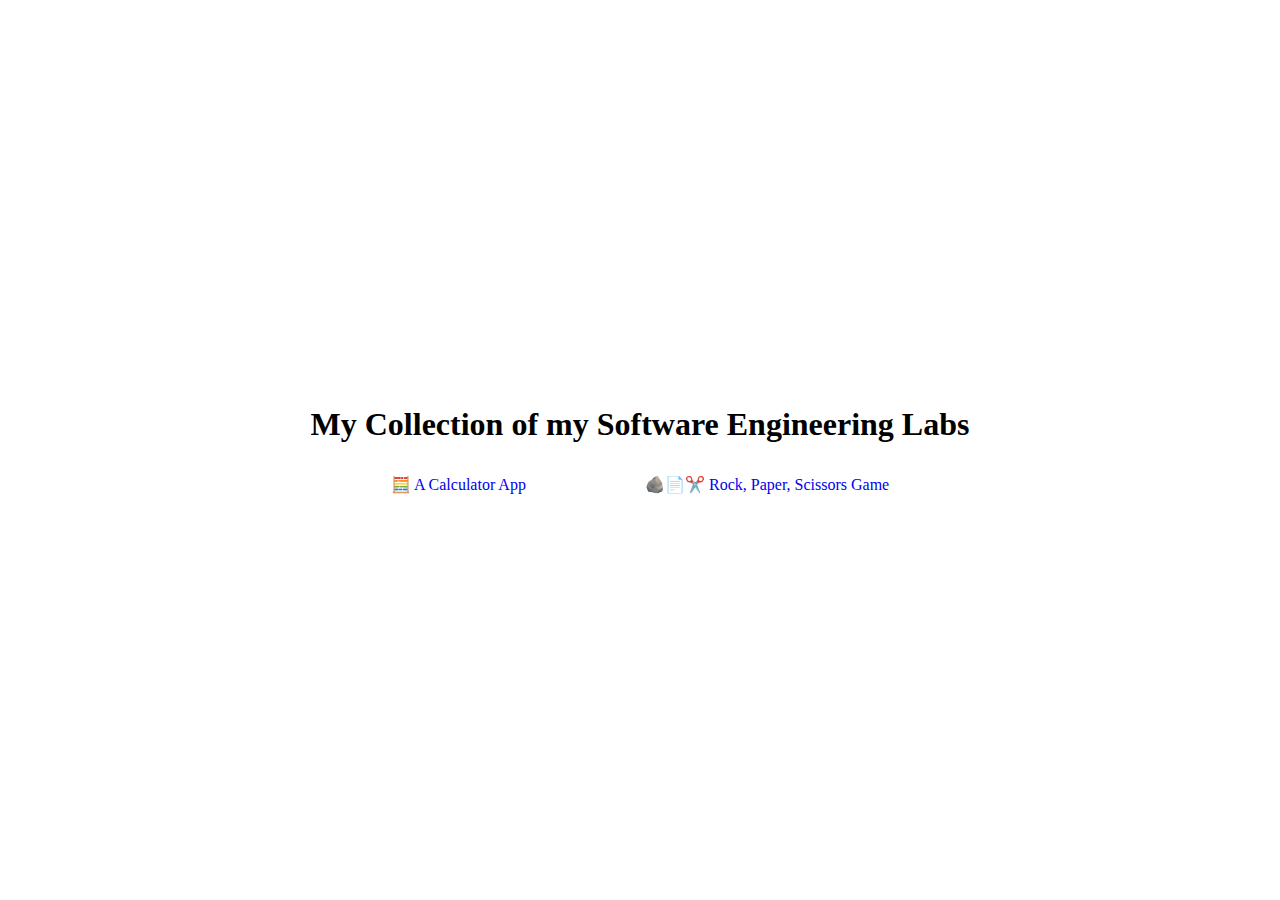
<file: index.html>
<!DOCTYPE html>
<html lang="en">
  <head>
    <meta charset="UTF-8" />
    <meta name="viewport" content="width=device-width, initial-scale=1.0" />
    <title>My Collection of my Software Engineering Labs</title>
    <link rel="stylesheet" href="./style.css" />
  </head>
  <body>
    <header>
      <h1>My Collection of my Software Engineering Labs</h1>
    </header>
    <main>
      <ul>
        <li>
          <a href="./dom-events-lab/" target="_blank" rel="noopener noreferrer"
            >🧮 A Calculator App</a
          >
        </li>
        <li>
          <a
            href="./rock-paper-scissors/"
            target="_blank"
            rel="noopener noreferrer"
            >🪨📄✂️ Rock, Paper, Scissors Game</a
          >
        </li>
      </ul>
    </main>
  </body>
</html>
</file>
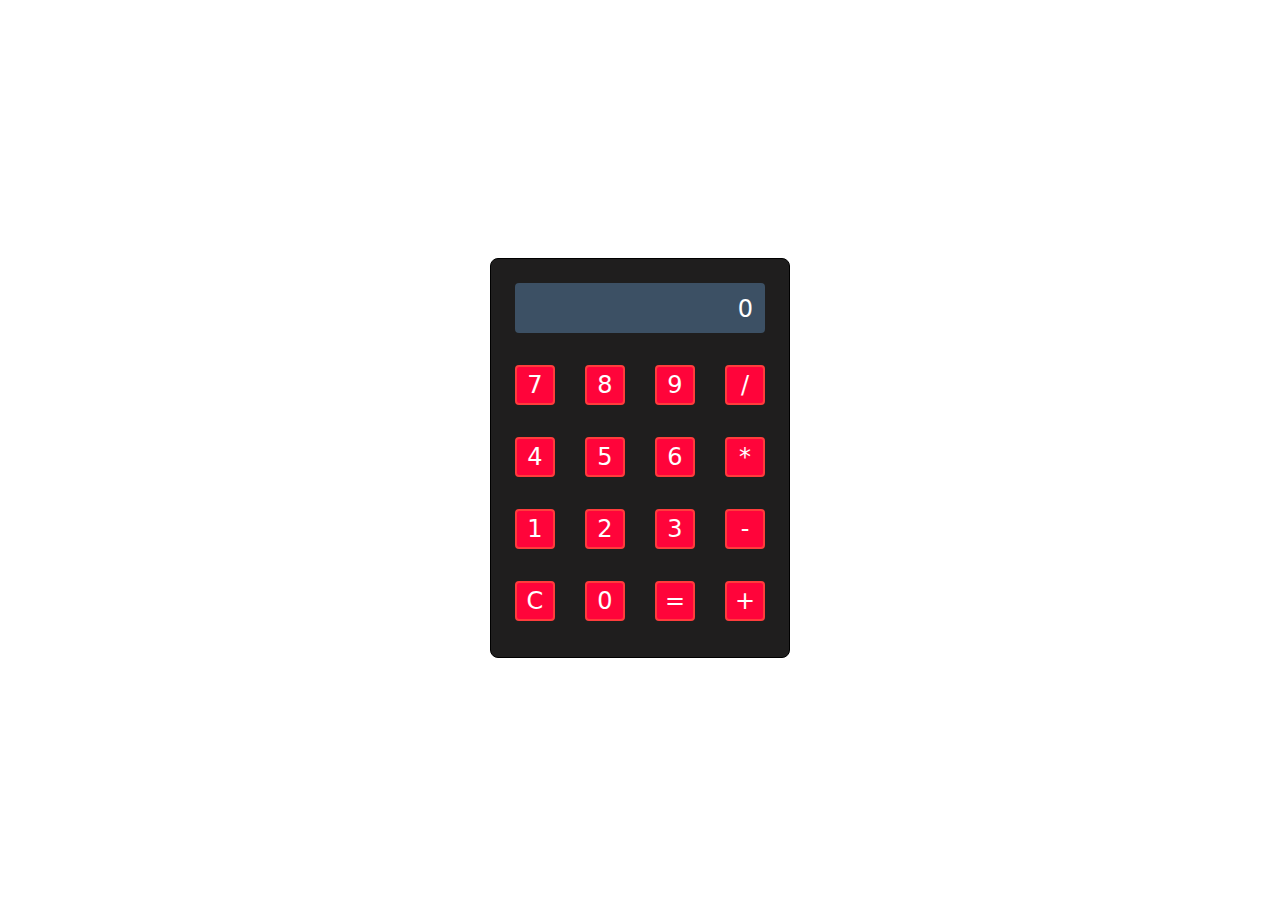
<file: dom-events-lab/index.html>
<!DOCTYPE html>
<html lang="en">
  <head>
    <meta charset="UTF-8" />
    <meta name="viewport" content="width=device-width, initial-scale=1.0" />
    <title>DOM Events Lab</title>
    <script defer src="./app.js"></script>
    <link rel="stylesheet" href="./style.css" />
  </head>
  <body>
    <div id="calculator">
      <div class="row">
        <div id="display"></div>
      </div>
      <div class="row">
        <div class="button number">7</div>
        <div class="button number">8</div>
        <div class="button number">9</div>
        <div class="button operator">/</div>
      </div>
      <div class="row">
        <div class="button number">4</div>
        <div class="button number">5</div>
        <div class="button number">6</div>
        <div class="button operator">*</div>
      </div>
      <div class="row">
        <div class="button number">1</div>
        <div class="button number">2</div>
        <div class="button number">3</div>
        <div class="button operator">-</div>
      </div>
      <div class="row">
        <div class="button operator">C</div>
        <div class="button number">0</div>
        <div class="button equals">=</div>
        <div class="button operator">+</div>
      </div>
    </div>
  </body>
</html>
</file>
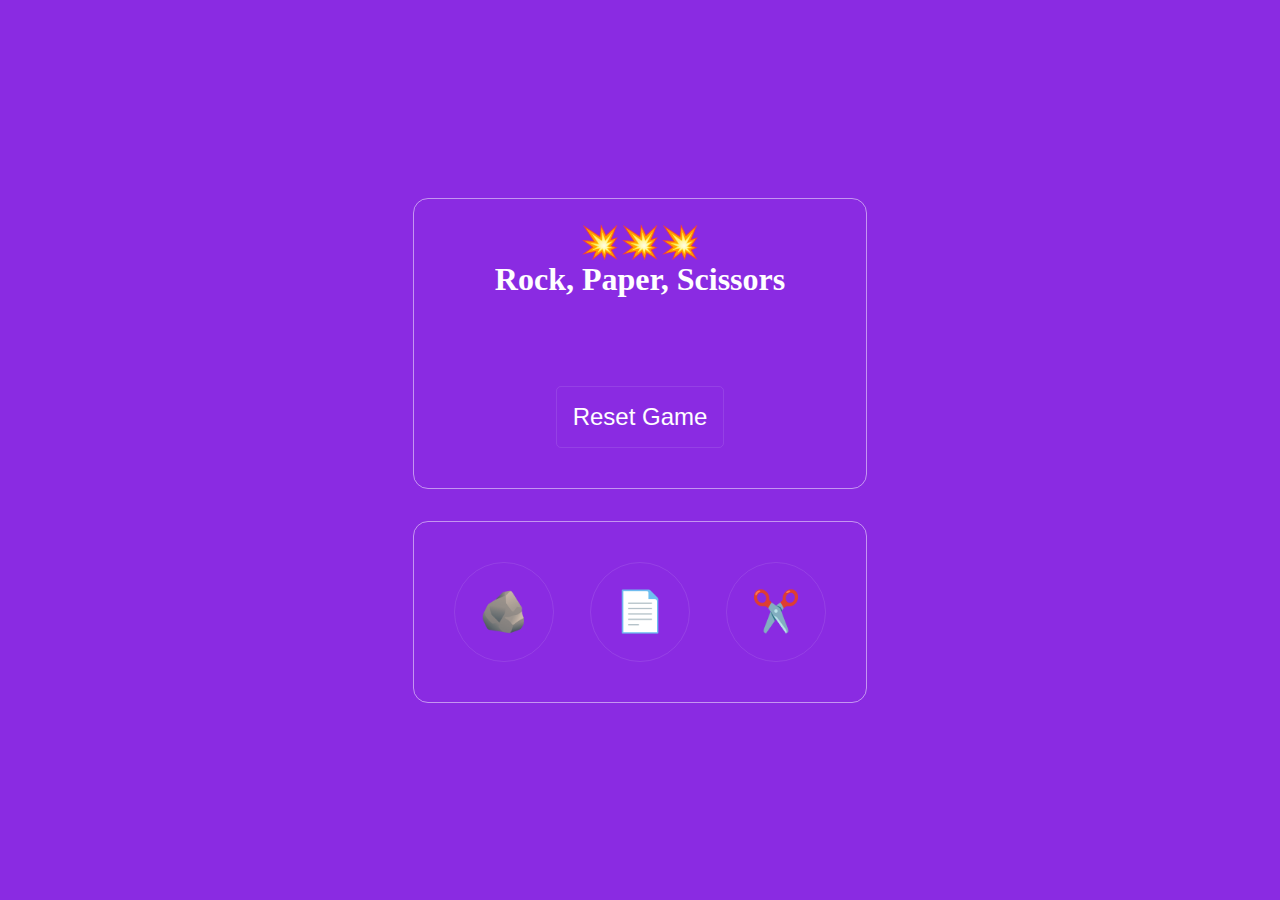
<file: rock-paper-scissors/index.html>
<!DOCTYPE html>
<html lang="en">
  <head>
    <meta charset="UTF-8" />
    <meta name="viewport" content="width=device-width, initial-scale=1.0" />
    <title>🪨📄✂️ Rock, Paper, Scissors</title>
    <link rel="stylesheet" href="./css/style.css" />
    <script defer src="./js/app.js"></script>
  </head>
  <body>
    <header>
      <h1>💥💥💥<br />Rock, Paper, Scissors</h1>
      <p id="result-display"></p>
      <button id="resetButton">Reset Game</button>
    </header>
    <main>
      <button id="rock">🪨</button>
      <button id="paper">📄</button>
      <button id="scissors">✂️</button>
    </main>
  </body>
</html>
</file>
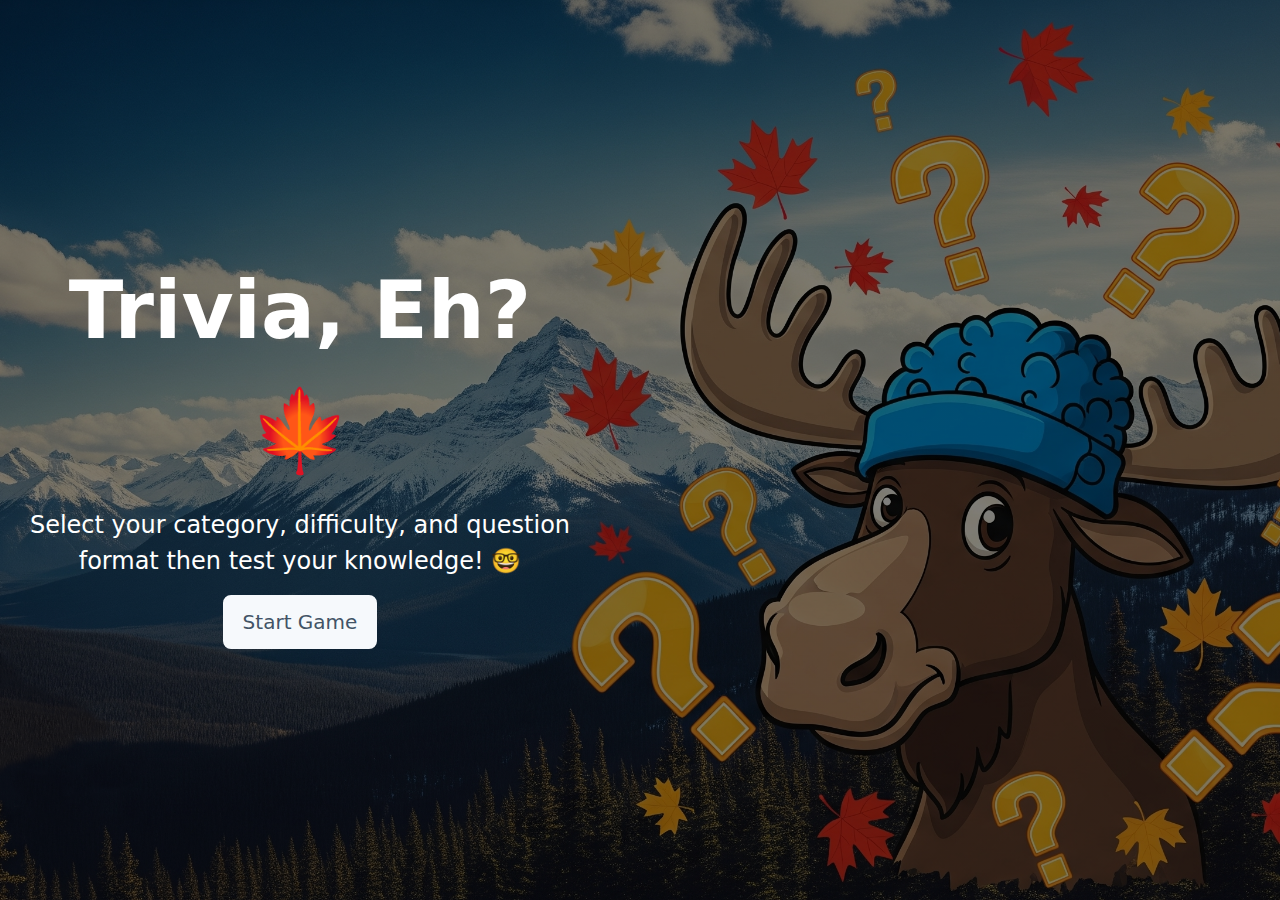
<file: trivia-game/index.html>
<!DOCTYPE html>
<html lang="en">
  <head>
    <meta charset="UTF-8" />
    <meta name="viewport" content="width=device-width, initial-scale=1.0" />
    <title>Trivia, Eh? 🍁</title>
    <link rel="stylesheet" href="./src/assets/styles/index.css" />
  </head>
  <body>
    <main>
      <div class="bg-image">
        <div class="content__container">
          <div class="content">
            <h1>Trivia, Eh? 🍁</h1>
            <p>
              Select your category, difficulty, and question format then test
              your knowledge! 🤓
            </p>
            <button id="openModal" type="submit">Start Game</button>
          </div>
        </div>
      </div>
      <!-- MODAL(S) -->
      <article id="myModal" class="modal">
        <div class="modal-content">
          <span class="close">&times;</span>
          <h2>Play Trivia, Eh? 🍁</h2>
          <div id="timer-display" style="display: none"></div>
          <div id="options-container">
            <div class="form-group">
              <label for="category-select">Category:</label>
              <select id="category-select" name="category">
                <option value="">Any Category</option>
                <!-- Categories will be populated by JavaScript -->
              </select>
            </div>
            <div class="form-group">
              <label for="difficulty-select">Difficulty:</label>
              <select id="difficulty-select" name="difficulty">
                <option value="">Any Difficulty</option>
                <option value="easy">Easy</option>
                <option value="medium">Medium</option>
                <option value="hard">Hard</option>
              </select>
            </div>
            <div class="form-group">
              <label for="type-select">Question Type:</label>
              <select id="type-select" name="type">
                <option value="">Any Type</option>
                <option value="multiple">Multiple Choice</option>
                <option value="boolean">True / False</option>
              </select>
            </div>
            <div class="form-group">
              <label for="timer-select">Challenge Mode (Optional):</label>
              <select id="timer-select" name="timer">
                <option value="">No Timer</option>
                <option value="30">30 Seconds</option>
                <option value="60">1 Minute</option>
                <option value="120">2 Minutes</option>
              </select>
              <small class="form-group-helper">
                To win, answer all questions correctly within the time limit.
                For casual play, select 'No Timer'.
              </small>
            </div>
            <button id="start-trivia-btn" type="button">Start Trivia</button>
          </div>
          <form id="trivia-form" style="display: none">
            <div class="question-container"></div>
            <button type="submit" id="submit-answers">Submit Answers</button>
          </form>
          <div class="score-container">
            <h3 id="current-score">Current Score: 0</h3>
            <h3 id="top-score">Top Score: 0</h3>
          </div>
          <button id="play-again-btn" type="button" style="display: none">
            Play Again
          </button>
          <!-- Challenge Result Overlays -->
          <div id="win-overlay" class="challenge-overlay" style="display: none">
            <div class="overlay-content">
              <h2>Challenge Won!</h2>
              <p>You're a trivia master! 🏆</p>
              <button class="overlay-close-btn">Continue</button>
            </div>
          </div>
          <div
            id="lose-overlay"
            class="challenge-overlay"
            style="display: none"
          >
            <div class="overlay-content">
              <h2 id="lose-title">Challenge Lost!</h2>
              <p id="lose-message">Better luck next time. 😫</p>
              <button class="overlay-close-btn">Continue</button>
            </div>
          </div>
          <footer>
            <p>
              Trivia questions provided by
              <a href="https://opentdb.com/">Open Trivia Database</a>. Data
              licensed under
              <a href="https://creativecommons.org/licenses/by-sa/4.0/"
                >Creative Commons Attribution-ShareAlike 4.0 International
                License</a
              >.
            </p>
          </footer>
        </div>
      </article>
    </main>
    <script type="module" src="./src/scripts/index.js"></script>
  </body>
</html>
</file>
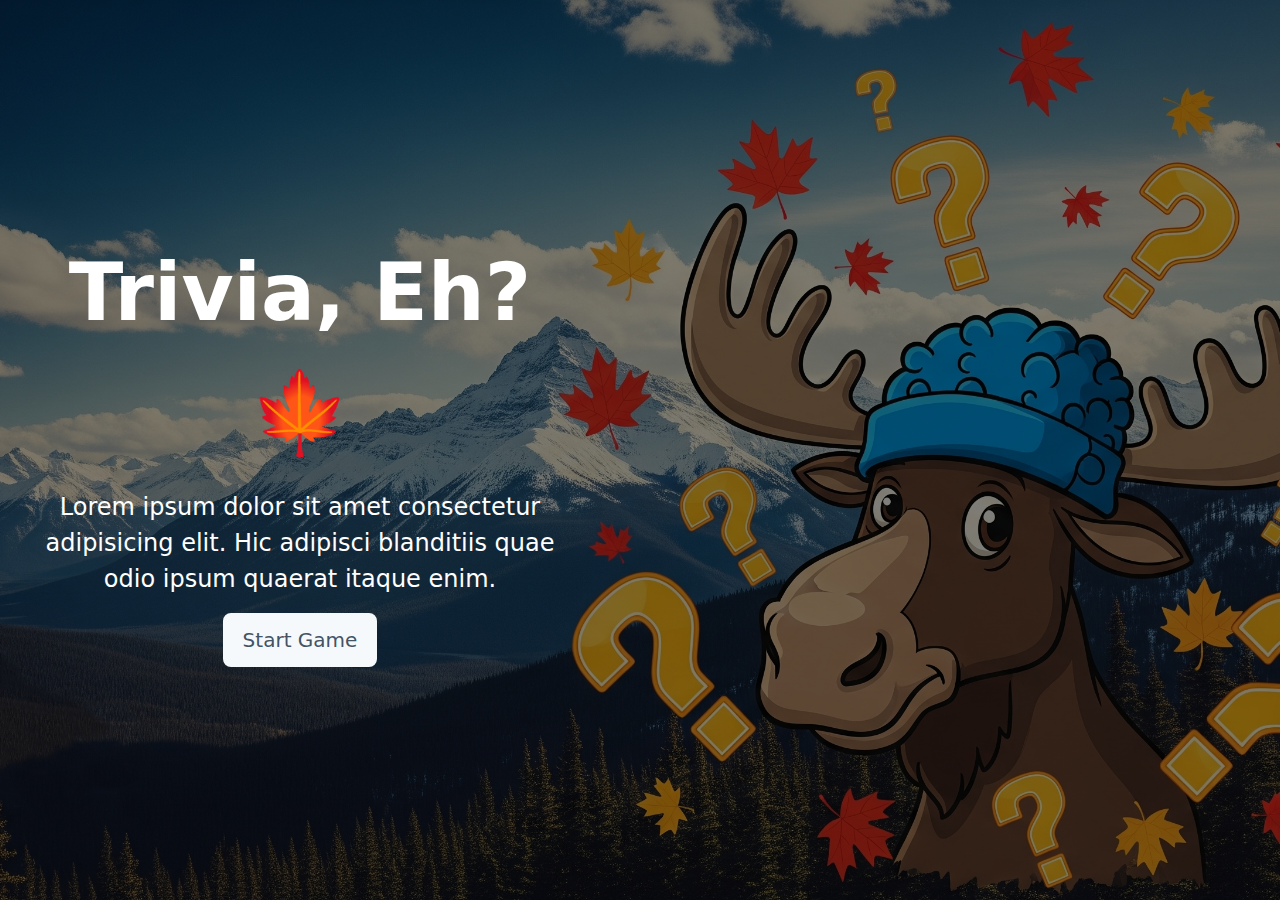
<file: trivia-game/public/index.html>
<!DOCTYPE html>
<html lang="en">
  <head>
    <meta charset="UTF-8" />
    <meta name="viewport" content="width=device-width, initial-scale=1.0" />
    <title>Trivia, Eh? 🍁</title>
    <link rel="stylesheet" href="../src/assets/styles/index.css" />
  </head>
  <body>
    <main>
      <div class="bg-image">
        <div class="content__container">
          <div class="content">
            <h1>Trivia, Eh? 🍁</h1>
            <p>
              Lorem ipsum dolor sit amet consectetur adipisicing elit. Hic
              adipisci blanditiis quae odio ipsum quaerat itaque enim.
            </p>
            <button id="openModal" type="submit">Start Game</button>
          </div>
        </div>
      </div>
      <!-- MODAL(S) -->
      <article id="myModal" class="modal">
        <div class="modal-content">
          <span class="close">&times;</span>
          <h2>Play Trivia, Eh? 🍁</h2>
          <form id="trivia-form">
            <div class="question-container"></div>
            <button type="submit" id="submit-answers">Submit Answers</button>
          </form>
          <div class="score-container">
            <h3 id="current-score">Current Score: 0</h3>
            <h3 id="top-score">Top Score: 0</h3>
          </div>
          <footer>
            <p>
              Trivia questions provided by
              <a href="https://opentdb.com/">Open Trivia Database</a>. Data
              licensed under
              <a href="https://creativecommons.org/licenses/by-sa/4.0/"
                >Creative Commons Attribution-ShareAlike 4.0 International
                License</a
              >.
            </p>
          </footer>
        </div>
      </article>
    </main>
    <script type="module" src="../src/scripts/index.js"></script>
  </body>
</html>
</file>
<file: style.css>
* {
  box-sizing: border-box;
  margin: 0;
  padding: 0;
  list-style: none;
  text-decoration: none;
  overflow: hidden;
}

body {
  display: flex;
  flex-direction: column;
  justify-content: center;
  align-items: center;
  height: 100vh;

  ul {
    margin-top: 2rem;
    display: grid;
    grid-template-columns: repeat(2, 1fr);
    gap: 10px;
  }
}
</file>
<file: dom-events-lab/style.css>
* {
  box-sizing: border-box;
}

body {
  display: flex;
  align-items: center;
  justify-content: center;
  font-family: system-ui, sans-serif;
  height: 100vh;
  overflow: hidden;

  #calculator {
    padding: 1.5rem;
    width: 300px;
    height: 400px;
    gap: 2rem;
    display: flex;
    flex-direction: column;
    border-radius: 0.5rem;
    border: 1px solid oklch(0% 0 0);
    background-color: oklch(23.613% 0.00152 16.294);

    .row {
      display: flex;
      justify-content: space-between;

      &:last-child::before {
        width: 2.5rem;
        height: 2.5rem;
      }

      .button {
        padding: 0;
        width: 2.5rem;
        height: 2.5rem;
        cursor: pointer;
        font-size: 1.5rem;
        display: flex;
        align-items: center;
        justify-content: center;
        color: oklch(100% 0.00011 271.152);
        background-color: oklch(63.208% 0.25375 22.294);
        border-radius: 4px;
        border: 2px solid oklch(65.612% 0.23005 26.313);
      }
    }
  }

  #display {
    width: 100%;
    height: 3.125rem;
    font-size: 1.5rem;
    padding: 0.75rem;
    display: flex;
    justify-content: flex-end;
    color: oklch(100% 0.00011 271.152);
    border-radius: 4px;
    background-color: oklch(42.295% 0.04178 248.876);
  }
}
</file>
<file: rock-paper-scissors/css/style.css>
:root {
  --background-color: oklch(0.5338 0.2503 301.37);
  --foreground-color: oklch(1 0 0);
}

*,
*::before,
*::after {
  box-sizing: border-box;
  margin: 0;
  padding: 0;
  overflow: hidden;
}

html,
body {
  background-color: var(--background-color);
  color: var(--foreground-color);
  min-height: 100vh;
  display: flex;
  flex-direction: column;
  justify-content: center;
  align-items: center;
  text-align: center;
  gap: 2rem;

  header {
    padding: 1.5rem;
    box-sizing: border-box;
    width: 100%;
    display: flex;
    flex-direction: column;
    align-items: center;
    border: 1px solid rgba(255, 255, 255, 0.5);
    border-radius: 15px;

    #result-display {
      min-height: 1.5rem;
      margin: 1.5rem 0;
    }

    button {
      color: var(--foreground-color);
      padding: 1rem;
      margin: 1rem;
      font-size: 1.5rem;
      border-radius: 5px;
      background-color: transparent;
      border: 1px solid rgba(255, 255, 255, 0.1);
      transition: border 0.2s ease-in-out;

      &:hover,
      &:focus {
        border: 1px solid rgba(255, 255, 255, 0.5);
        cursor: pointer;
      }
    }
  }

  main {
    width: 100%;
    padding: 1.5rem;
    border: 1px solid rgba(255, 255, 255, 0.5);
    border-radius: 15px;

    button {
      margin: 1rem;
      font-size: 2.5rem;
      border: 1px solid rgba(255, 255, 255, 0.1);
      width: 100px;
      height: 100px;
      border-radius: 50%;
      background-color: transparent;
      transition: border 0.2s ease-in-out;

      &:hover,
      &:focus {
        border: 1px solid rgba(255, 255, 255, 0.5);
        cursor: pointer;
      }
    }
  }
}
</file>
<file: trivia-game/src/assets/styles/index.css>
:root {
  --titleColor: #0a2540;
  --textColor: #425466;
  --accentColor: #635bff;
  --muted-color: #596171;
  --backgroundColor: #f6f9fc;
  --buttonDisabledColor: #cfd7df;
  --buttonPill: 1rem;
  --buttonBorderRadius: 0.5rem;
  --buttonBackgroundColor: #0a2540;
  --buttonColor: #fff;
  --inputPlaceholderColor: #727f96;
  --inputErrorAccentColor: #ff5996;
  --cardBackground: #fff;
  --cardBorderColor: #cbd6e0;
  --cardBorderRadius: 0.5rem;
  --cardShadowXSmall: 0 3px 6px -1px rgba(50, 50, 93, 0.25),
    0 1px 4px -1px rgba(0, 0, 0, 0.3);
  --cardShadowSmall: 0 6px 12px -2px rgba(50, 50, 93, 0.25),
    0 3px 7px -3px rgba(0, 0, 0, 0.3);
  --cardShadowMedium: 0 13px 27px -5px rgba(50, 50, 93, 0.25),
    0 8px 16px -8px rgba(0, 0, 0, 0.3);
  --cardShadowLarge: 0 30px 60px -12px rgba(50, 50, 93, 0.25),
    0 18px 36px -18px rgba(0, 0, 0, 0.3);
  --transition: 0.2s ease-in-out;
  --fontWeightLight: 200;
  --fontWeightNormal: 300;
  --fontWeightSemibold: 425;
  --fontWeightBold: 500;
  --layoutWidthMax: 1080px;
  --viewportWidthSmall: 375px;
  --viewportWidthMedium: 600px;
  --viewportWidthLarge: 1112px;
  --maxScreenSmall: min(var(--viewportWidthSmall), calc(70% + 100px));
  --maxScreenMedium: min(var(--viewportWidthMedium), calc(70% + 100px));
  --maxScreenLarge: min(var(--viewportWidthLarge), calc(70% + 100px));
  --bgImgUrl: url("../images/trivia-game-hero.jpg");
}

*,
*::before,
*::after {
  box-sizing: border-box;
}

* {
  margin: 0;
  padding: 0;
  list-style: none;
}

html,
body {
  height: 100%;
}

body {
  overflow-wrap: break-word;
  line-height: 1.5;
  -webkit-font-smoothing: antialiased;
  min-height: 100vh;
  min-height: 100dvh;
  font-family: system-ui, -apple-system, BlinkMacSystemFont, "Segoe UI", Roboto,
    Oxygen, Ubuntu, Cantarell, "Open Sans", "Helvetica Neue", sans-serif;
  background-color: var(--backgroundColor, #f6f9fc);
}

img,
picture,
video,
canvas,
svg {
  display: block;
  max-width: 100%;
  height: auto;
  aspect-ratio: 1 / 1;
  /* aspect-ratio: 9 / 16; */
  /* aspect-ratio: 16 / 9; */
  object-fit: contain;
}

input,
button,
textarea,
select {
  font: inherit;
}

button {
  cursor: pointer;
  border: none;
}

#root,
#__next {
  isolation: isolate;
}

@media (prefers-reduced-motion: reduce) {
  html:focus-within {
    scroll-behavior: auto;
  }

  *,
  *::before,
  *::after {
    animation-duration: 0.01ms !important;
    animation-iteration-count: 1 !important;
    transition-duration: 0.01ms !important;
    scroll-behavior: auto !important;
  }
}

/* Make main a vertical flex container and at least height of viewport. */
main {
  display: flex;
  flex-direction: column;
  min-height: 100vh;
  min-height: 100dvh;

  .bg-image {
    background-color: var(--titleColor);
    background: linear-gradient(rgba(0, 0, 0, 0.5), rgba(0, 0, 0, 0.5)),
      var(--bgImgUrl);
    height: 100vh;
    height: 100dvh;
    background-position: center center;
    background-repeat: repeat;
    background-size: cover;

    .content__container {
      display: flex;
      flex-direction: row;
      justify-content: flex-start;
      align-items: center;
      height: 100vh;
      height: 100dvh;

      .content {
        display: flex;
        flex-direction: column;
        padding: min(1.5rem, 15%);
        text-align: center;
        gap: 1rem;
        max-width: var(--maxScreenMedium);
        color: #fff;

        h1 {
          font-size: clamp(1.8rem, calc(7vw + 1rem), 5rem);
        }

        p {
          font-size: clamp(1.125rem, calc(4vw + 1rem), 1.5rem);
        }

        button {
          display: inline-flex;
          flex-direction: row;
          justify-content: center;
          align-self: center;
          padding: 0.5rem 1.125rem;
          line-height: 2.125rem;
          font-size: clamp(1.125rem, calc(3vw + 1rem), 1.25rem);
          text-align: center;
          border-radius: var(--buttonBorderRadius);
          background-color: var(--backgroundColor);
          border: 2px solid var(--backgroundColor);
          color: var(--textColor);
          transition: all 0.125s ease;
          overflow: hidden;
          vertical-align: middle;
          outline: none;

          &:hover,
          &:active,
          &:focus {
            color: var(--backgroundColor);
            background-color: transparent;
          }
        }
      }
    }
  }

  article {
    &.modal {
      display: none;
      justify-content: center;
      align-items: flex-start;
      position: fixed;
      z-index: 1;
      /* margin: 2rem 0; */
      left: 0;
      top: 0;
      width: 100%;
      height: 100%;
      overflow: auto;
      /* background-color: rgb(0, 0, 0); */
      /* background-color: rgba(0, 0, 0, 0.4); */

      .modal-content {
        position: relative;
        display: flex;
        flex-direction: column;
        gap: 1rem;
        margin: 2rem auto;
        background-color: #fefefe;
        padding: 20px;
        width: 90%;
        max-width: 800px;
        border-radius: var(--cardBorderRadius);
        box-shadow: var(--cardShadowLarge);

        .close {
          color: #aaa;
          float: right;
          font-size: 28px;
          font-weight: bold;

          &:hover,
          &:focus {
            color: black;
            text-decoration: none;
            cursor: pointer;
          }
        }

        #trivia-form {
          display: flex;
          flex-direction: column;

          .question {
            margin-bottom: 1.5rem;
            padding-bottom: 1rem;
            border-bottom: 1px solid var(--cardBorderColor);

            .question-text {
              font-weight: var(--fontWeightSemibold);
              margin-bottom: 0.75rem;
              color: var(--titleColor);
            }

            .answers-container {
              display: flex;
              flex-direction: column;
              gap: 0.5rem;
            }
          }

          #submit-answers {
            align-self: center;
            margin-top: 1rem;
            padding: 0.75rem 1.5rem;
            background-color: var(--accentColor);
            color: var(--buttonColor);
            border-radius: var(--buttonBorderRadius);
            font-weight: var(--fontWeightSemibold);
            transition: background-color var(--transition);

            &:hover {
              background-color: #534de0; /* A slightly darker shade of the accent color */
            }

            &:disabled {
              background-color: var(--buttonDisabledColor);
              cursor: not-allowed;
            }
          }
        }

        .answer {
          display: flex;
          align-items: center;
          gap: 0.5rem;
          padding: 0.25rem;

          label {
            color: var(--textColor);
            cursor: pointer;
          }

          &.correct {
            background-color: #e9f7eb;
            border-radius: 4px;
          }

          &.correct label {
            color: #28a745; /* Green */
            font-weight: var(--fontWeightBold);
          }

          &.incorrect label {
            color: #dc3545; /* Red */
            text-decoration: line-through;
          }
        }

        #play-again-btn {
          align-self: center;
          margin-top: 1rem;
          padding: 0.75rem 1.5rem;
          background-color: var(--titleColor);
          color: var(--buttonColor);
          border-radius: var(--buttonBorderRadius);
          font-weight: var(--fontWeightSemibold);
          transition: background-color var(--transition);

          &:hover {
            background-color: #2a4a6e; /* A slightly darker shade of titleColor */
          }
        }

        #options-container {
          display: flex;
          flex-direction: column;
          gap: 1rem;
          margin-bottom: 1rem;
          border-bottom: 1px solid var(--cardBorderColor);
          padding-bottom: 1rem;

          .form-group {
            display: flex;
            flex-direction: column;
            gap: 0.5rem;

            label {
              font-weight: var(--fontWeightSemibold);
              color: var(--titleColor);
            }

            select {
              padding: 0.5rem;
              border-radius: var(--buttonBorderRadius);
              border: 1px solid var(--cardBorderColor);
              background-color: #fff;
            }
          }

          .form-group-helper {
            font-size: 0.8rem;
            color: var(--muted-color);
          }
        }

        #start-trivia-btn {
          align-self: center;
          margin-top: 1rem;
          padding: 0.75rem 1.5rem;
          background-color: var(--accentColor);
          color: var(--buttonColor);
          border-radius: var(--buttonBorderRadius);
          font-weight: var(--fontWeightSemibold);
          transition: background-color var(--transition);

          &:hover {
            background-color: #534de0; /* A slightly darker shade of the accent color */
          }
        }

        #timer-display {
          text-align: center;
          font-size: 1.5rem;
          font-weight: var(--fontWeightBold);
          color: var(--accentColor);
          background-color: #f0f0f0;
          padding: 0.5rem;
          border-radius: var(--buttonBorderRadius);
        }

        #win-overlay {
          background-color: rgba(40, 167, 69, 0.9); /* Greenish overlay */
        }

        #lose-overlay {
          background-color: rgba(220, 53, 69, 0.9); /* Reddish overlay */
        }

        .challenge-overlay {
          position: absolute;
          top: 0;
          left: 0;
          width: 100%;
          height: 100%;
          background-color: rgba(0, 0, 0, 0.85);
          display: flex;
          justify-content: center;
          align-items: center;
          z-index: 10;
          color: white;
          text-align: center;
          border-radius: var(--cardBorderRadius); /* Match modal content */
          animation: fadeIn 0.5s ease-in-out;

          .overlay-content {
            display: flex;
            flex-direction: column;
            gap: 1rem;
            animation: slideUp 0.5s ease-in-out;

            h2 {
              font-size: 3rem;
              font-weight: bold;
            }

            p {
              font-size: 1.5rem;
            }

            .overlay-close-btn {
              margin-top: 1rem;
              padding: 0.75rem 1.5rem;
              border-radius: var(--buttonBorderRadius);
              border: 2px solid white;
              background-color: transparent;
              color: white;
              font-weight: var(--fontWeightSemibold);
              cursor: pointer;
              transition: background-color 0.2s, color 0.2s;

              &:hover {
                background-color: white;
                color: black;
              }
            }
          }
        }
      }
    }
  }
}

@keyframes fadeIn {
  from {
    opacity: 0;
  }
  to {
    opacity: 1;
  }
}

@keyframes slideUp {
  from {
    transform: translateY(20px);
    opacity: 0;
  }
  to {
    transform: translateY(0);
    opacity: 1;
  }
}
</file>
